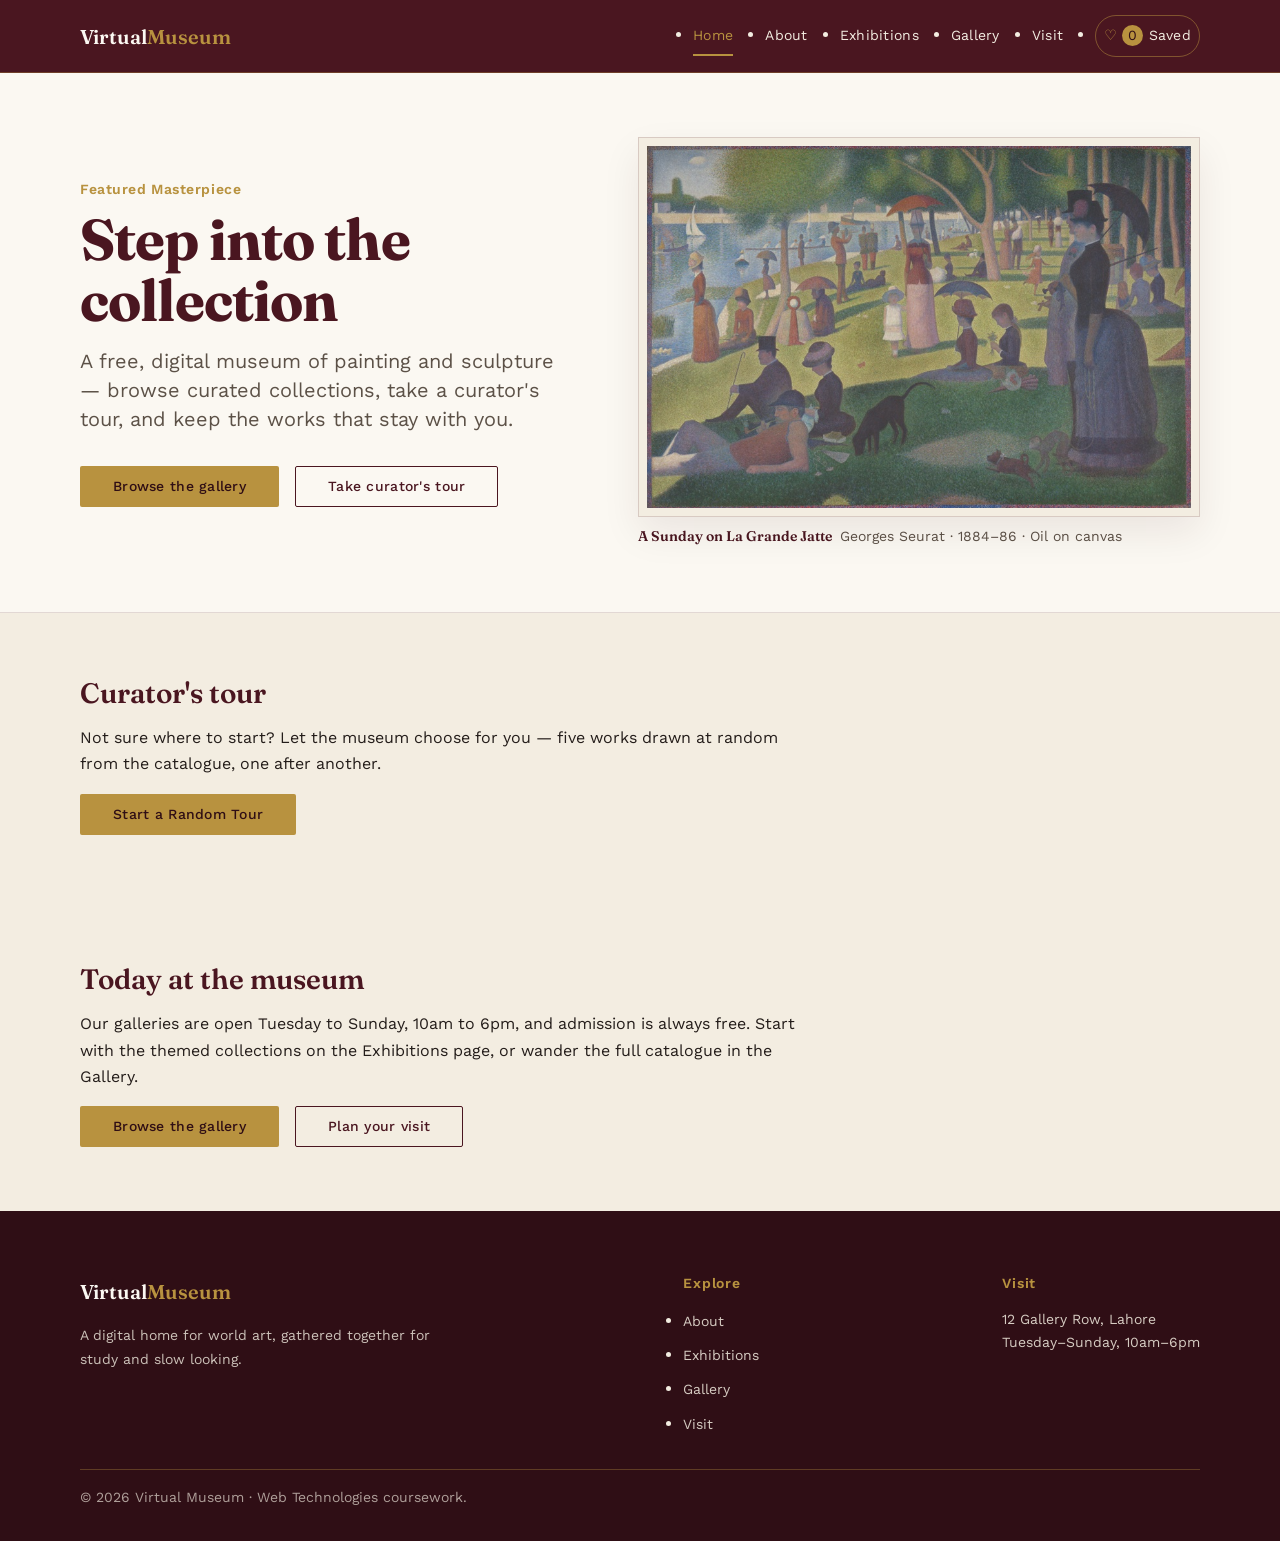
<file: index.html>
<!DOCTYPE html>
<html lang="en">
<head>
  <meta charset="UTF-8" />
  <meta name="viewport" content="width=device-width, initial-scale=1.0" />
  <title>Virtual Museum — Home</title>
  <meta
    name="description"
    content="A free digital museum of painting and sculpture. Browse curated collections, take a curator's tour, and save the works you love."
  />
  <link rel="preconnect" href="https://fonts.googleapis.com" />
  <link rel="preconnect" href="https://fonts.gstatic.com" crossorigin />
  <link
    href="https://fonts.googleapis.com/css2?family=Fraunces:opsz,wght@9..144,400;9..144,600;9..144,700&family=Work+Sans:wght@400;500;600&display=swap"
    rel="stylesheet"
  />
  <link rel="stylesheet" href="css/style.css" />
  <link rel="stylesheet" href="css/responsive.css" />
</head>
<body>
  <header class="site-header">
    <div class="container header-inner">
      <a class="logo" href="index.html">Virtual<span>Museum</span></a>

      <button
        class="nav-toggle"
        type="button"
        aria-label="Toggle navigation menu"
        aria-expanded="false"
        aria-controls="primary-nav"
      >
        <span class="nav-toggle-bar"></span>
        <span class="nav-toggle-bar"></span>
        <span class="nav-toggle-bar"></span>
      </button>

      <nav class="site-nav" aria-label="Primary">
        <ul class="nav-menu" id="primary-nav">
          <li><a href="index.html" class="is-active" aria-current="page">Home</a></li>
          <li><a href="about.html">About</a></li>
          <li><a href="exhibitions.html">Exhibitions</a></li>
          <li><a href="gallery.html">Gallery</a></li>
          <li><a href="visit.html">Visit</a></li>
          <li>
            <a class="nav-fav" href="gallery.html#saved" title="Open My Collection">
              <span class="fav-heart" aria-hidden="true">♡</span>
              <span class="fav-count" id="fav-count">0</span>
              <span class="nav-fav-label">Saved</span>
            </a>
          </li>
        </ul>
      </nav>
    </div>
  </header>
  <div class="nav-overlay" aria-hidden="true"></div>

  <main>
    <section class="hero hero--home" aria-label="Featured exhibition">
      <div class="container hero-inner">
        <div class="hero-content">
          <p class="hero-tag">Featured Masterpiece</p>
          <h1 class="hero-title">Step into the collection</h1>
          <p class="hero-lead">
            A free, digital museum of painting and sculpture — browse curated
            collections, take a curator's tour, and keep the works that stay with you.
          </p>
          <div class="button-row hero-actions">
            <a class="btn btn--primary" href="gallery.html">Browse the gallery</a>
            <a class="btn btn--secondary" href="#tour">Take curator's tour</a>
          </div>
        </div>
        <figure class="hero-media">
          <div class="hero-frame">
            <img
              class="hero-image"
              src="images/artworks/impressionism-seurat-la-grande-jatte.jpg"
              alt="A Sunday on La Grande Jatte — 1884 by Georges Seurat"
              width="843"
              height="561"
            />
          </div>
          <figcaption class="hero-caption">
            <strong class="hero-caption-title">A Sunday on La Grande Jatte</strong>
            <span class="hero-caption-meta">Georges Seurat · 1884–86 · Oil on canvas</span>
          </figcaption>
        </figure>
      </div>
    </section>

    <section class="section" id="tour">
      <div class="container">
        <h2>Curator's tour</h2>
        <p>
          Not sure where to start? Let the museum choose for you — five works drawn
          at random from the catalogue, one after another.
        </p>
        <button class="btn btn--primary" type="button" id="tour-start">
          Start a Random Tour
        </button>

        <div class="tour-panel" id="tour-panel">
          <p class="tour-counter" id="tour-counter" aria-live="polite">1 of 5</p>

          <article class="tour-artwork">
            <img
              class="tour-image"
              id="tour-image"
              src="[data-uri]"
              alt=""
            />
            <div class="tour-details">
              <h3 class="tour-title" id="tour-title"></h3>
              <p class="tour-meta" id="tour-meta"></p>
              <p class="tour-desc" id="tour-desc"></p>
            </div>
          </article>

          <div class="tour-controls">
            <button class="btn btn--secondary" type="button" id="tour-prev">Previous</button>
            <button class="btn btn--primary" type="button" id="tour-next">Next</button>
            <button class="btn btn--secondary" type="button" id="tour-close">Close</button>
          </div>
        </div>
      </div>
    </section>

    <section class="section">
      <div class="container">
        <h2>Today at the museum</h2>
        <p>
          Our galleries are open Tuesday to Sunday, 10am to 6pm, and admission is
          always free. Start with the themed collections on the Exhibitions page, or
          wander the full catalogue in the Gallery.
        </p>
        <div class="button-row">
          <a class="btn btn--primary" href="gallery.html">Browse the gallery</a>
          <a class="btn btn--secondary" href="visit.html">Plan your visit</a>
        </div>
      </div>
    </section>
  </main>

  <footer class="site-footer">
    <div class="container footer-inner">
      <div class="footer-brand">
        <a class="logo" href="index.html">Virtual<span>Museum</span></a>
        <p>
          A digital home for world art, gathered together for study and slow looking.
        </p>
      </div>

      <nav class="footer-nav" aria-label="Footer">
        <h2 class="footer-title">Explore</h2>
        <ul>
          <li><a href="about.html">About</a></li>
          <li><a href="exhibitions.html">Exhibitions</a></li>
          <li><a href="gallery.html">Gallery</a></li>
          <li><a href="visit.html">Visit</a></li>
        </ul>
      </nav>

      <div class="footer-visit">
        <h2 class="footer-title">Visit</h2>
        <address>
          12 Gallery Row, Lahore<br />
          Tuesday–Sunday, 10am–6pm
        </address>
      </div>
    </div>

    <div class="container footer-bottom">
      <p>© 2026 Virtual Museum · Web Technologies coursework.</p>
    </div>
  </footer>

  <script src="js/data.js"></script>
  <script src="js/tour.js"></script>
  <script src="js/favorites.js"></script>
  <script src="js/nav.js"></script>
</body>
</html>
</file>
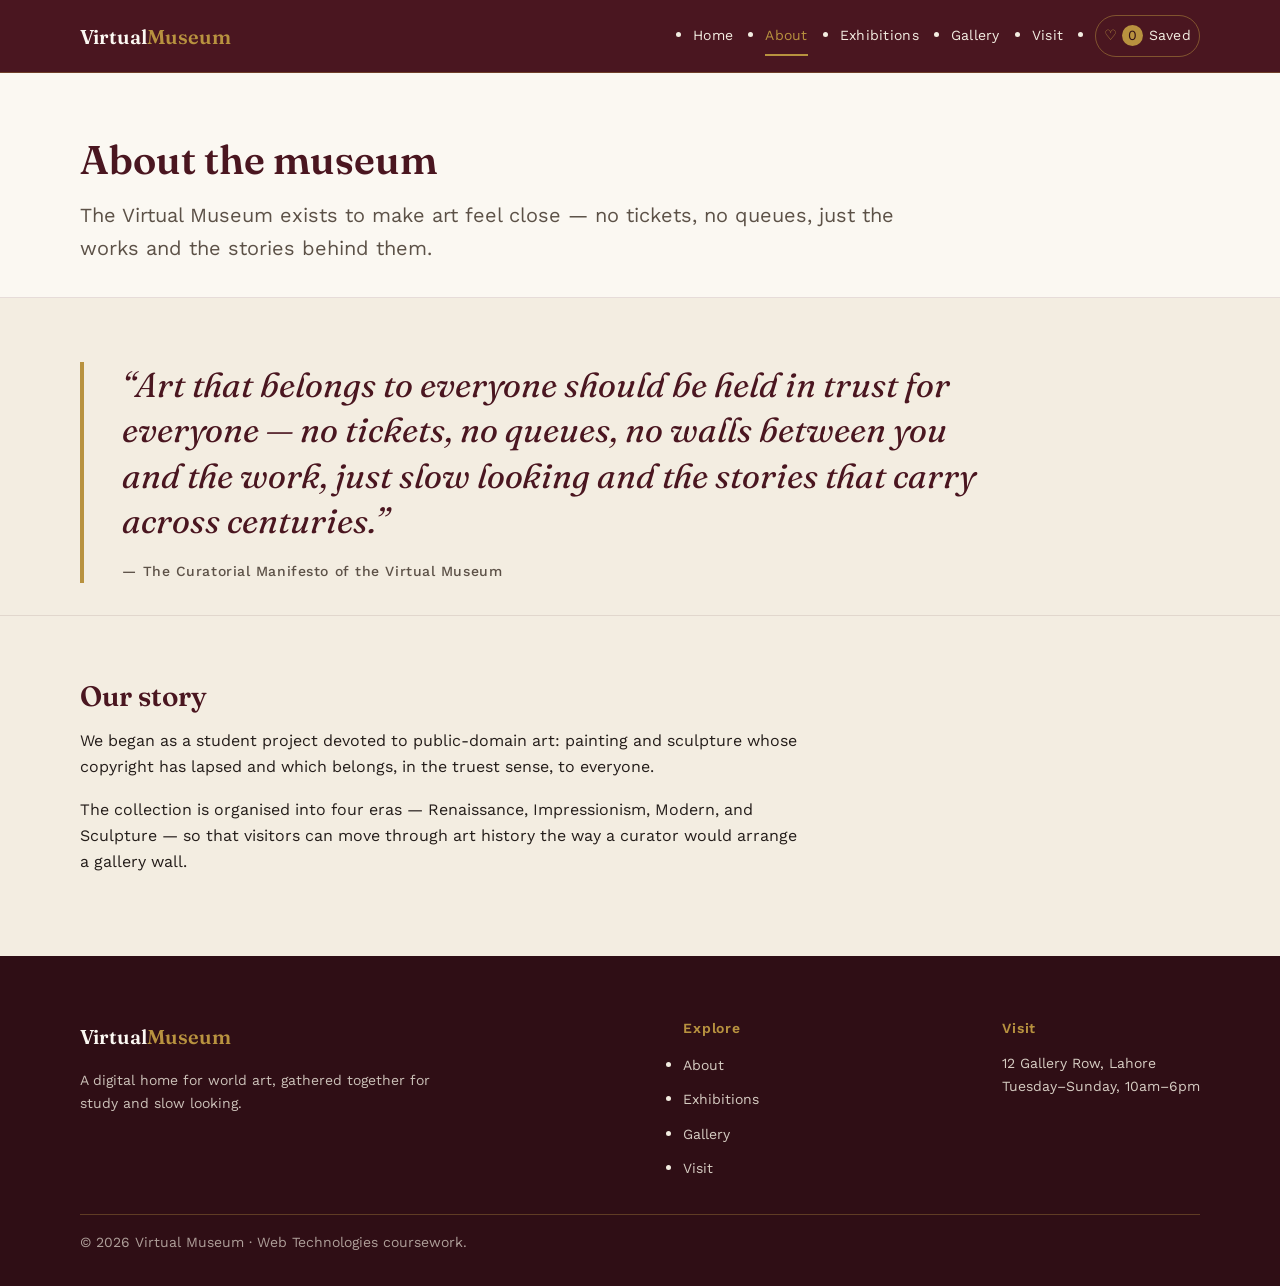
<file: about.html>
<!DOCTYPE html>
<html lang="en">
<head>
  <meta charset="UTF-8" />
  <meta name="viewport" content="width=device-width, initial-scale=1.0" />
  <title>Virtual Museum — About</title>
  <meta
    name="description"
    content="The story, mission, and curators behind the Virtual Museum."
  />
  <link rel="preconnect" href="https://fonts.googleapis.com" />
  <link rel="preconnect" href="https://fonts.gstatic.com" crossorigin />
  <link
    href="https://fonts.googleapis.com/css2?family=Fraunces:opsz,wght@9..144,400;9..144,600;9..144,700&family=Work+Sans:wght@400;500;600&display=swap"
    rel="stylesheet"
  />
  <link rel="stylesheet" href="css/style.css" />
  <link rel="stylesheet" href="css/responsive.css" />
</head>
<body>
  <header class="site-header">
    <div class="container header-inner">
      <a class="logo" href="index.html">Virtual<span>Museum</span></a>

      <button
        class="nav-toggle"
        type="button"
        aria-label="Toggle navigation menu"
        aria-expanded="false"
        aria-controls="primary-nav"
      >
        <span class="nav-toggle-bar"></span>
        <span class="nav-toggle-bar"></span>
        <span class="nav-toggle-bar"></span>
      </button>

      <nav class="site-nav" aria-label="Primary">
        <ul class="nav-menu" id="primary-nav">
          <li><a href="index.html">Home</a></li>
          <li><a href="about.html" class="is-active" aria-current="page">About</a></li>
          <li><a href="exhibitions.html">Exhibitions</a></li>
          <li><a href="gallery.html">Gallery</a></li>
          <li><a href="visit.html">Visit</a></li>
          <li>
            <a class="nav-fav" href="gallery.html#saved" title="Open My Collection">
              <span class="fav-heart" aria-hidden="true">♡</span>
              <span class="fav-count" id="fav-count">0</span>
              <span class="nav-fav-label">Saved</span>
            </a>
          </li>
        </ul>
      </nav>
    </div>
  </header>
  <div class="nav-overlay" aria-hidden="true"></div>

  <main>
    <section class="page-intro">
      <div class="container">
        <h1>About the museum</h1>
        <p class="lead">
          The Virtual Museum exists to make art feel close — no tickets, no queues,
          just the works and the stories behind them.
        </p>
      </div>
    </section>

    <section class="section section--mission">
      <div class="container">
        <blockquote class="mission-pullquote">
          <p class="mission-text">
            “Art that belongs to everyone should be held in trust for everyone —
            no tickets, no queues, no walls between you and the work, just slow
            looking and the stories that carry across centuries.”
          </p>
          <cite class="mission-cite">
            — The Curatorial Manifesto of the Virtual Museum
          </cite>
        </blockquote>
      </div>
    </section>

    <section class="section">
      <div class="container">
        <h2>Our story</h2>
        <p>
          We began as a student project devoted to public-domain art: painting and
          sculpture whose copyright has lapsed and which belongs, in the truest
          sense, to everyone.
        </p>
        <p>
          The collection is organised into four eras — Renaissance, Impressionism,
          Modern, and Sculpture — so that visitors can move through art history the
          way a curator would arrange a gallery wall.
        </p>
      </div>
    </section>
  </main>

  <footer class="site-footer">
    <div class="container footer-inner">
      <div class="footer-brand">
        <a class="logo" href="index.html">Virtual<span>Museum</span></a>
        <p>
          A digital home for world art, gathered together for study and slow looking.
        </p>
      </div>

      <nav class="footer-nav" aria-label="Footer">
        <h2 class="footer-title">Explore</h2>
        <ul>
          <li><a href="about.html">About</a></li>
          <li><a href="exhibitions.html">Exhibitions</a></li>
          <li><a href="gallery.html">Gallery</a></li>
          <li><a href="visit.html">Visit</a></li>
        </ul>
      </nav>

      <div class="footer-visit">
        <h2 class="footer-title">Visit</h2>
        <address>
          12 Gallery Row, Lahore<br />
          Tuesday–Sunday, 10am–6pm
        </address>
      </div>
    </div>

    <div class="container footer-bottom">
      <p>© 2026 Virtual Museum · Web Technologies coursework.</p>
    </div>
  </footer>

  <script src="js/favorites.js"></script>
  <script src="js/nav.js"></script>
</body>
</html>
</file>
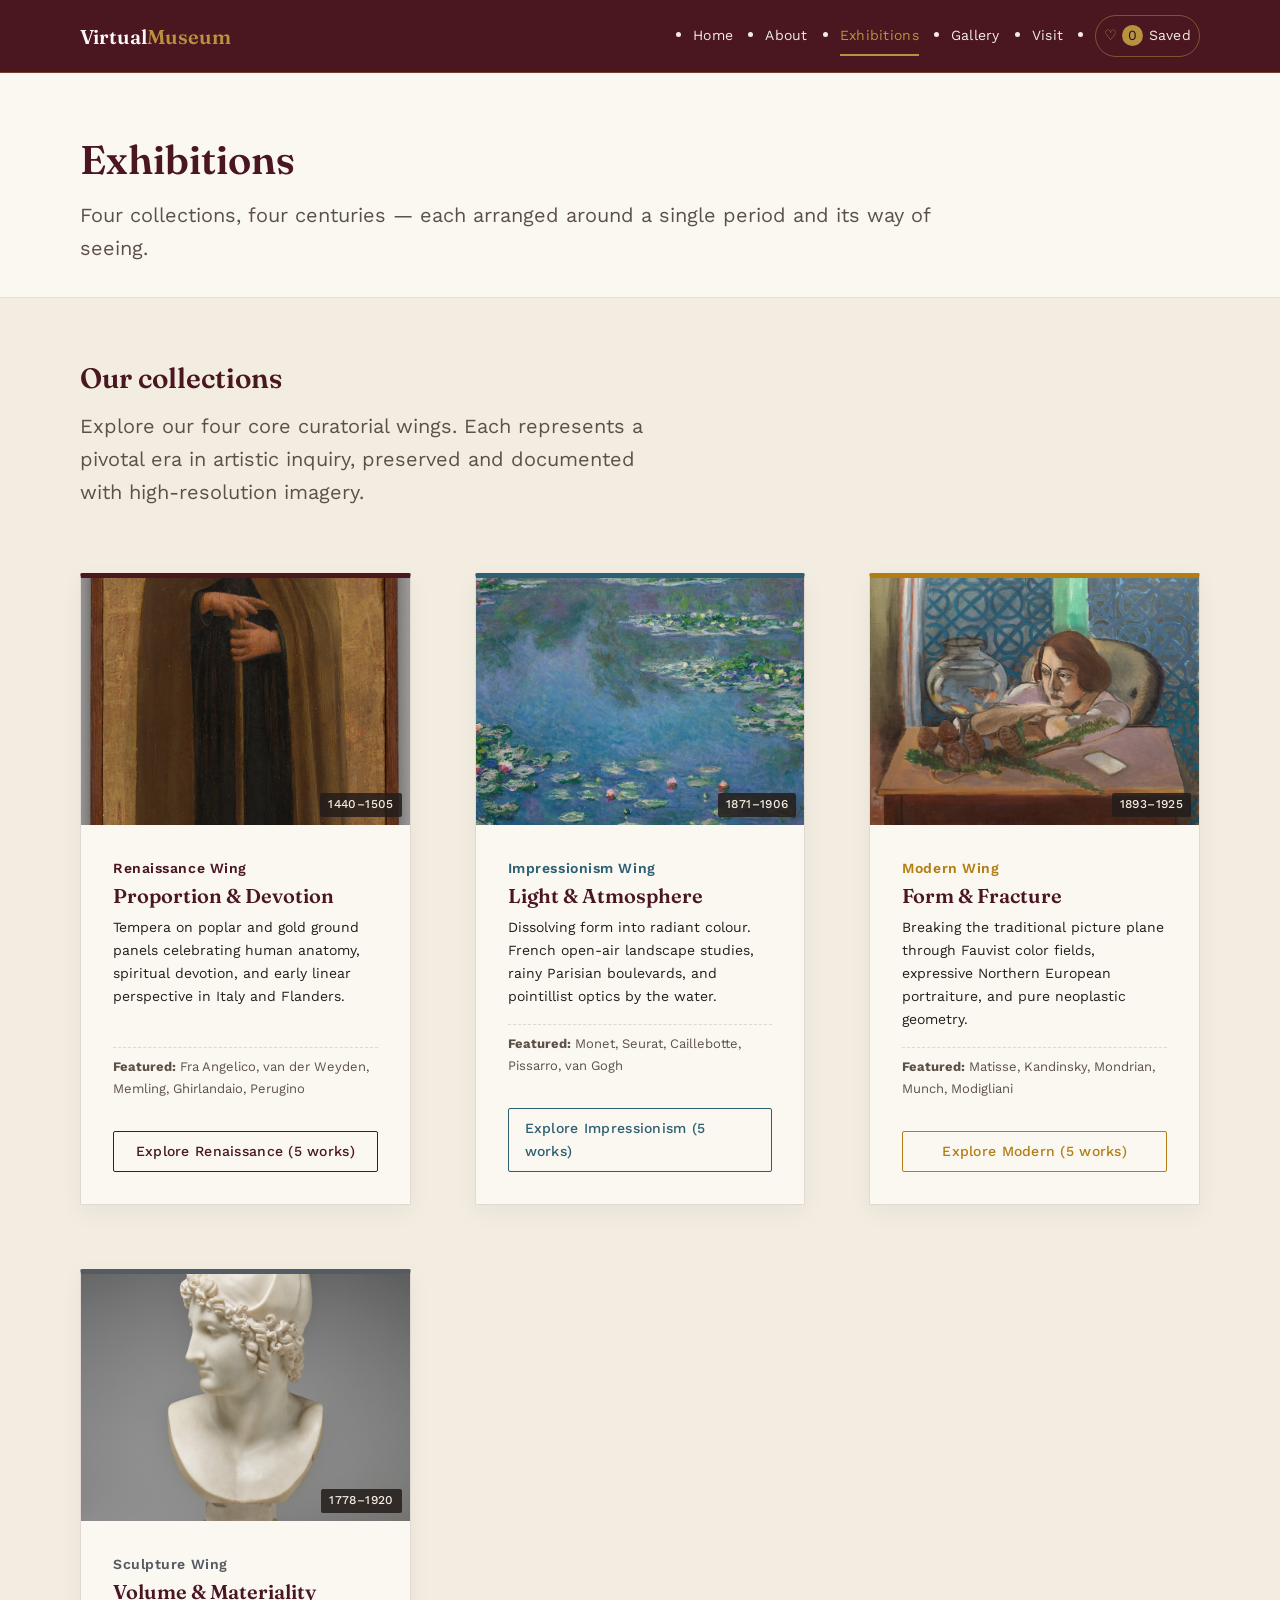
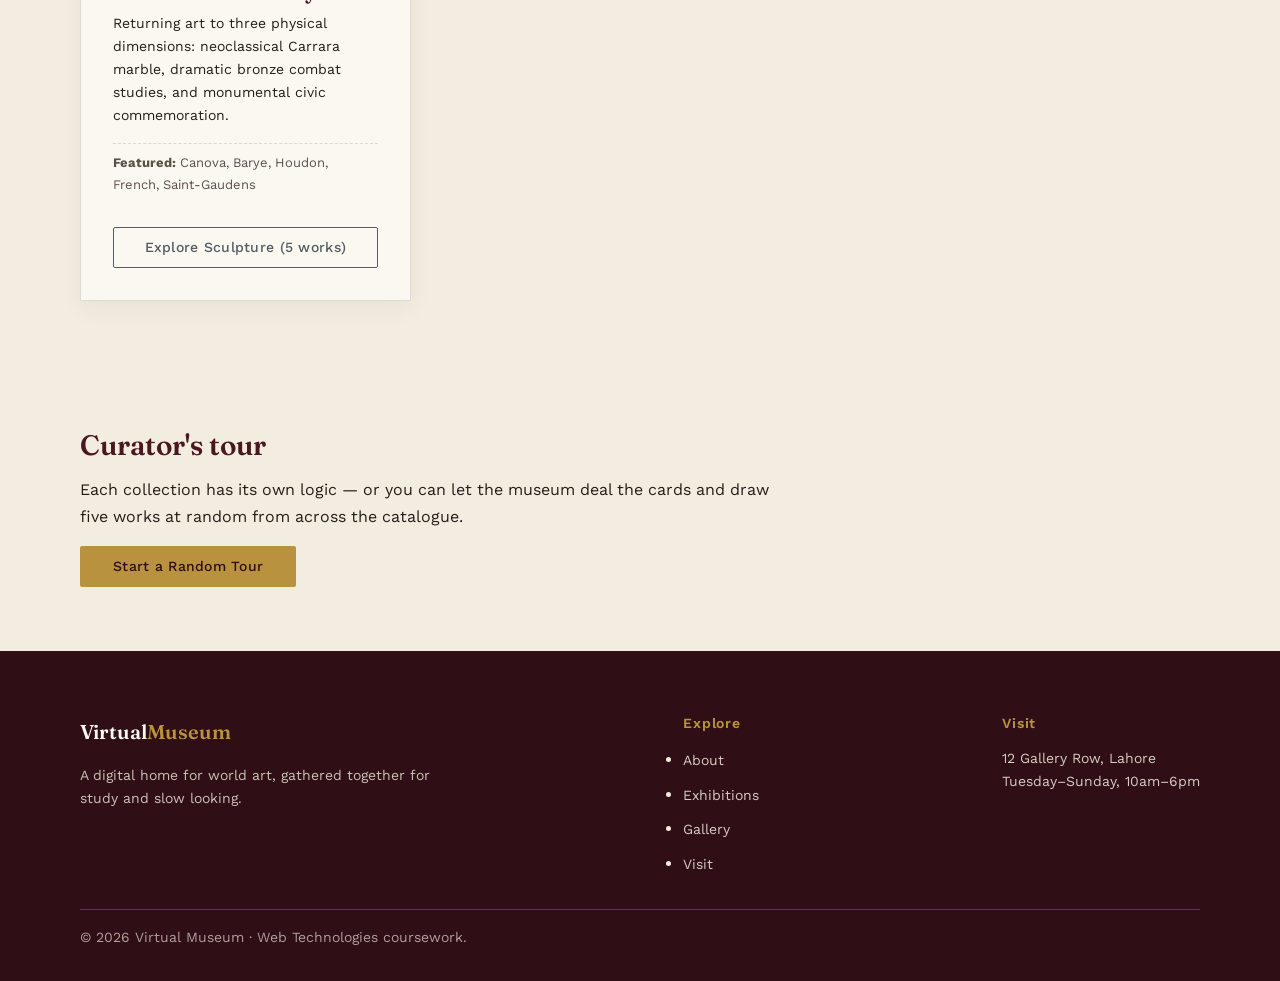
<file: exhibitions.html>
<!DOCTYPE html>
<html lang="en">
<head>
  <meta charset="UTF-8" />
  <meta name="viewport" content="width=device-width, initial-scale=1.0" />
  <title>Virtual Museum — Exhibitions</title>
  <meta
    name="description"
    content="Four curated collections: Renaissance, Impressionism, Modern, and Sculpture."
  />
  <link rel="preconnect" href="https://fonts.googleapis.com" />
  <link rel="preconnect" href="https://fonts.gstatic.com" crossorigin />
  <link
    href="https://fonts.googleapis.com/css2?family=Fraunces:opsz,wght@9..144,400;9..144,600;9..144,700&family=Work+Sans:wght@400;500;600&display=swap"
    rel="stylesheet"
  />
  <link rel="stylesheet" href="css/style.css" />
  <link rel="stylesheet" href="css/responsive.css" />
</head>
<body>
  <header class="site-header">
    <div class="container header-inner">
      <a class="logo" href="index.html">Virtual<span>Museum</span></a>

      <button
        class="nav-toggle"
        type="button"
        aria-label="Toggle navigation menu"
        aria-expanded="false"
        aria-controls="primary-nav"
      >
        <span class="nav-toggle-bar"></span>
        <span class="nav-toggle-bar"></span>
        <span class="nav-toggle-bar"></span>
      </button>

      <nav class="site-nav" aria-label="Primary">
        <ul class="nav-menu" id="primary-nav">
          <li><a href="index.html">Home</a></li>
          <li><a href="about.html">About</a></li>
          <li><a href="exhibitions.html" class="is-active" aria-current="page">Exhibitions</a></li>
          <li><a href="gallery.html">Gallery</a></li>
          <li><a href="visit.html">Visit</a></li>
          <li>
            <a class="nav-fav" href="gallery.html#saved" title="Open My Collection">
              <span class="fav-heart" aria-hidden="true">♡</span>
              <span class="fav-count" id="fav-count">0</span>
              <span class="nav-fav-label">Saved</span>
            </a>
          </li>
        </ul>
      </nav>
    </div>
  </header>
  <div class="nav-overlay" aria-hidden="true"></div>

  <main>
    <section class="page-intro">
      <div class="container">
        <h1>Exhibitions</h1>
        <p class="lead">
          Four collections, four centuries — each arranged around a single period
          and its way of seeing.
        </p>
      </div>
    </section>

    <section class="section section--collections" id="collections">
      <div class="container">
        <div class="section-header">
          <h2>Our collections</h2>
          <p class="section-subhead">
            Explore our four core curatorial wings. Each represents a pivotal era in
            artistic inquiry, preserved and documented with high-resolution imagery.
          </p>
        </div>

        <div class="exhibitions-grid">
          <article class="exhibition-card exhibition-card--renaissance">
            <div class="exhibition-card-media">
              <img
                src="images/artworks/renaissance-fra-angelico-saint-anthony-abbot.jpg"
                alt="Saint Anthony Abbot by Fra Angelico"
                loading="lazy"
              />
              <span class="exhibition-card-badge">1440–1505</span>
            </div>
            <div class="exhibition-card-body">
              <span class="exhibition-card-era">Renaissance Wing</span>
              <h3 class="exhibition-card-title">Proportion &amp; Devotion</h3>
              <p class="exhibition-card-desc">
                Tempera on poplar and gold ground panels celebrating human anatomy,
                spiritual devotion, and early linear perspective in Italy and Flanders.
              </p>
              <p class="exhibition-card-meta">
                <strong>Featured:</strong> Fra Angelico, van der Weyden, Memling, Ghirlandaio, Perugino
              </p>
              <div class="exhibition-card-action">
                <a class="btn btn--collection" href="gallery.html?era=Renaissance">
                  Explore Renaissance (5 works)
                </a>
              </div>
            </div>
          </article>

          <article class="exhibition-card exhibition-card--impressionism">
            <div class="exhibition-card-media">
              <img
                src="images/artworks/impressionism-monet-water-lilies.jpg"
                alt="Water Lilies by Claude Monet"
                loading="lazy"
              />
              <span class="exhibition-card-badge">1871–1906</span>
            </div>
            <div class="exhibition-card-body">
              <span class="exhibition-card-era">Impressionism Wing</span>
              <h3 class="exhibition-card-title">Light &amp; Atmosphere</h3>
              <p class="exhibition-card-desc">
                Dissolving form into radiant colour. French open-air landscape studies,
                rainy Parisian boulevards, and pointillist optics by the water.
              </p>
              <p class="exhibition-card-meta">
                <strong>Featured:</strong> Monet, Seurat, Caillebotte, Pissarro, van Gogh
              </p>
              <div class="exhibition-card-action">
                <a class="btn btn--collection" href="gallery.html?era=Impressionism">
                  Explore Impressionism (5 works)
                </a>
              </div>
            </div>
          </article>

          <article class="exhibition-card exhibition-card--modern">
            <div class="exhibition-card-media">
              <img
                src="images/artworks/modern-matisse-woman-before-an-aquarium.jpg"
                alt="Woman before an Aquarium by Henri Matisse"
                loading="lazy"
              />
              <span class="exhibition-card-badge">1893–1925</span>
            </div>
            <div class="exhibition-card-body">
              <span class="exhibition-card-era">Modern Wing</span>
              <h3 class="exhibition-card-title">Form &amp; Fracture</h3>
              <p class="exhibition-card-desc">
                Breaking the traditional picture plane through Fauvist color fields,
                expressive Northern European portraiture, and pure neoplastic geometry.
              </p>
              <p class="exhibition-card-meta">
                <strong>Featured:</strong> Matisse, Kandinsky, Mondrian, Munch, Modigliani
              </p>
              <div class="exhibition-card-action">
                <a class="btn btn--collection" href="gallery.html?era=Modern">
                  Explore Modern (5 works)
                </a>
              </div>
            </div>
          </article>

          <article class="exhibition-card exhibition-card--sculpture">
            <div class="exhibition-card-media">
              <img
                src="images/artworks/sculpture-canova-bust-of-paris.jpg"
                alt="Bust of Paris by Antonio Canova"
                loading="lazy"
              />
              <span class="exhibition-card-badge">1778–1920</span>
            </div>
            <div class="exhibition-card-body">
              <span class="exhibition-card-era">Sculpture Wing</span>
              <h3 class="exhibition-card-title">Volume &amp; Materiality</h3>
              <p class="exhibition-card-desc">
                Returning art to three physical dimensions: neoclassical Carrara marble,
                dramatic bronze combat studies, and monumental civic commemoration.
              </p>
              <p class="exhibition-card-meta">
                <strong>Featured:</strong> Canova, Barye, Houdon, French, Saint-Gaudens
              </p>
              <div class="exhibition-card-action">
                <a class="btn btn--collection" href="gallery.html?era=Sculpture">
                  Explore Sculpture (5 works)
                </a>
              </div>
            </div>
          </article>
        </div>
      </div>
    </section>

    <section class="section" id="tour">
      <div class="container">
        <h2>Curator's tour</h2>
        <p>
          Each collection has its own logic — or you can let the museum deal the
          cards and draw five works at random from across the catalogue.
        </p>
        <button class="btn btn--primary" type="button" id="tour-start">
          Start a Random Tour
        </button>

        <div class="tour-panel" id="tour-panel">
          <p class="tour-counter" id="tour-counter" aria-live="polite">1 of 5</p>

          <article class="tour-artwork">
            <img
              class="tour-image"
              id="tour-image"
              src="[data-uri]"
              alt=""
            />
            <div class="tour-details">
              <h3 class="tour-title" id="tour-title"></h3>
              <p class="tour-meta" id="tour-meta"></p>
              <p class="tour-desc" id="tour-desc"></p>
            </div>
          </article>

          <div class="tour-controls">
            <button class="btn btn--secondary" type="button" id="tour-prev">Previous</button>
            <button class="btn btn--primary" type="button" id="tour-next">Next</button>
            <button class="btn btn--secondary" type="button" id="tour-close">Close</button>
          </div>
        </div>
      </div>
    </section>
  </main>

  <footer class="site-footer">
    <div class="container footer-inner">
      <div class="footer-brand">
        <a class="logo" href="index.html">Virtual<span>Museum</span></a>
        <p>
          A digital home for world art, gathered together for study and slow looking.
        </p>
      </div>

      <nav class="footer-nav" aria-label="Footer">
        <h2 class="footer-title">Explore</h2>
        <ul>
          <li><a href="about.html">About</a></li>
          <li><a href="exhibitions.html">Exhibitions</a></li>
          <li><a href="gallery.html">Gallery</a></li>
          <li><a href="visit.html">Visit</a></li>
        </ul>
      </nav>

      <div class="footer-visit">
        <h2 class="footer-title">Visit</h2>
        <address>
          12 Gallery Row, Lahore<br />
          Tuesday–Sunday, 10am–6pm
        </address>
      </div>
    </div>

    <div class="container footer-bottom">
      <p>© 2026 Virtual Museum · Web Technologies coursework.</p>
    </div>
  </footer>

  <script src="js/data.js"></script>
  <script src="js/tour.js"></script>
  <script src="js/favorites.js"></script>
  <script src="js/nav.js"></script>
</body>
</html>
</file>
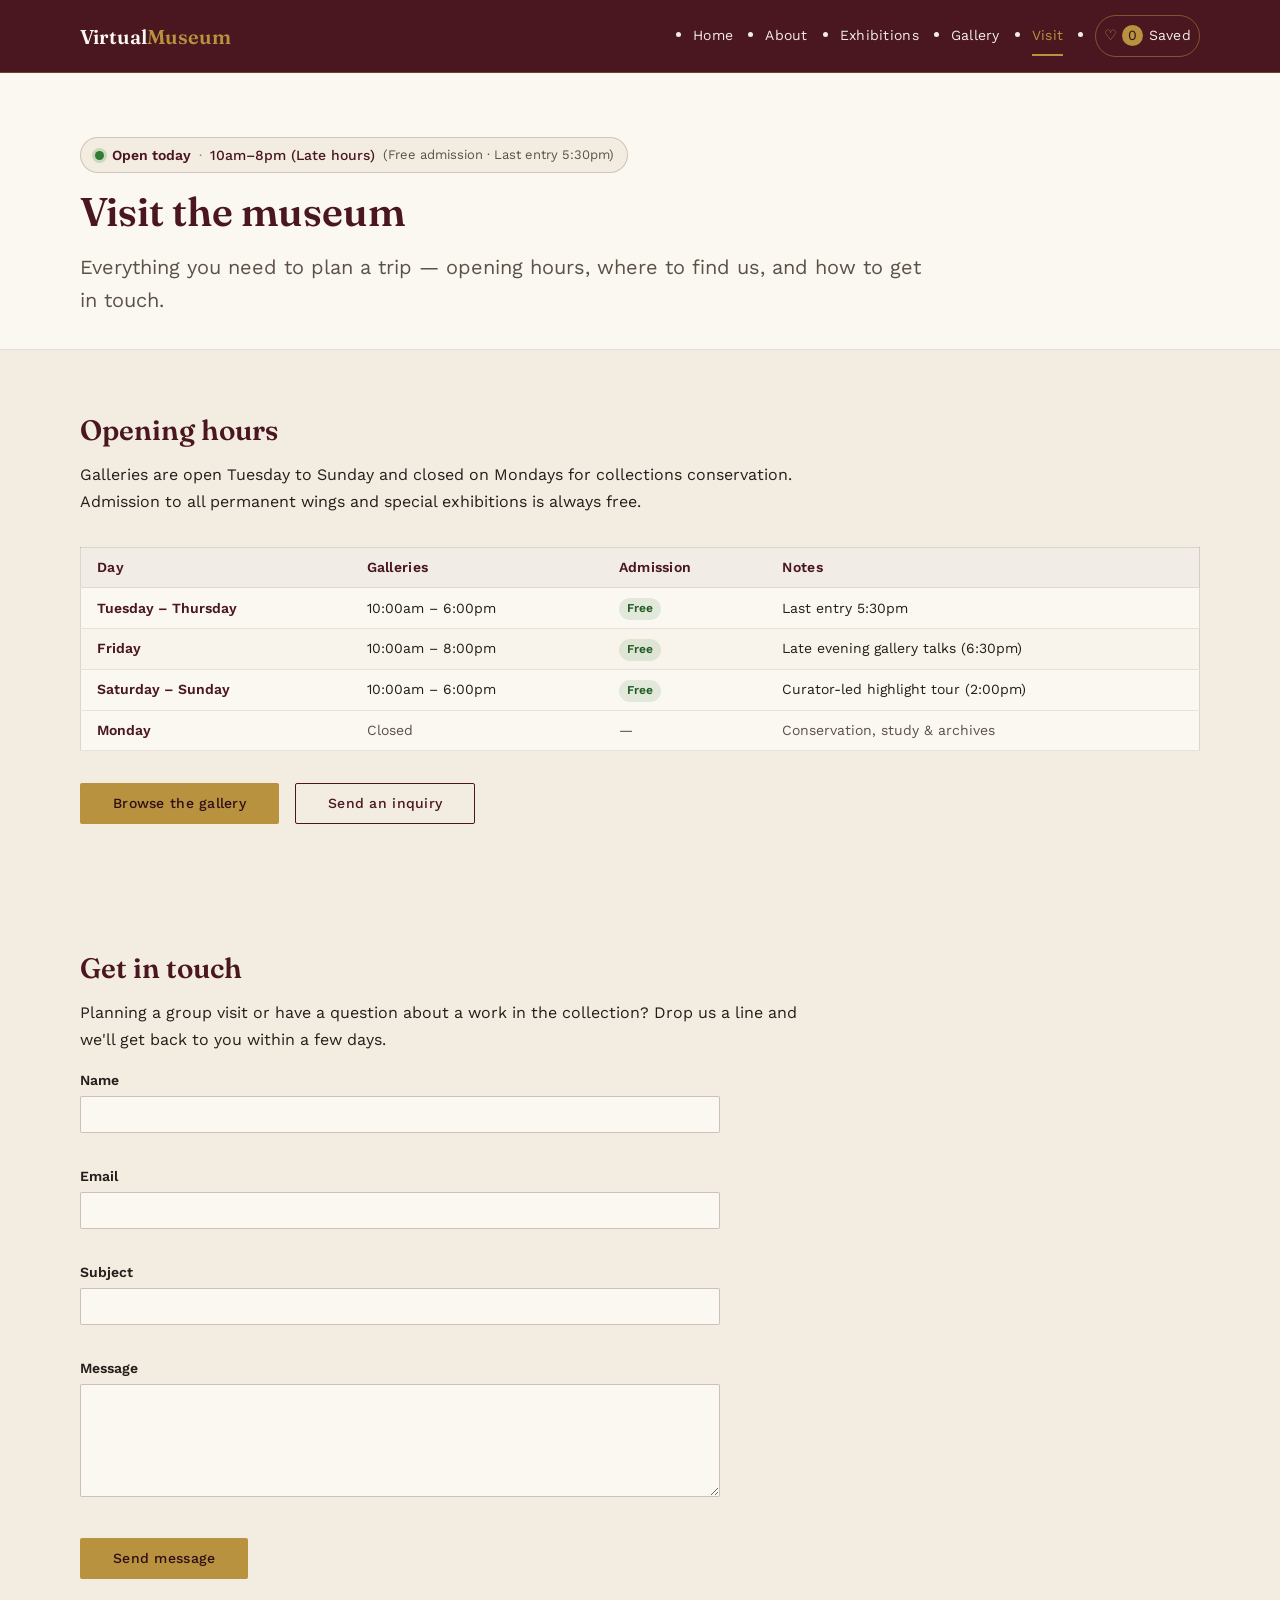
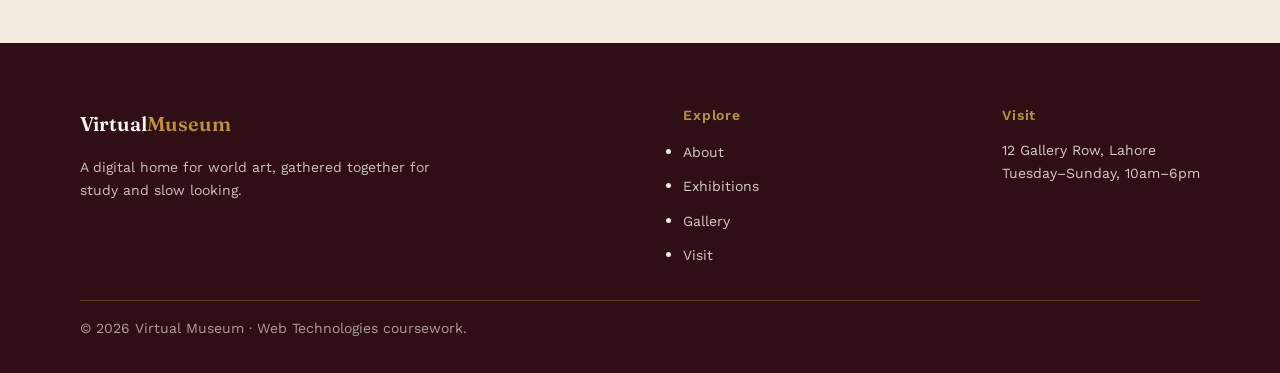
<file: visit.html>
<!DOCTYPE html>
<html lang="en">
<head>
  <meta charset="UTF-8" />
  <meta name="viewport" content="width=device-width, initial-scale=1.0" />
  <title>Virtual Museum — Visit</title>
  <meta
    name="description"
    content="Visiting hours, location, and contact details for the Virtual Museum."
  />
  <link rel="preconnect" href="https://fonts.googleapis.com" />
  <link rel="preconnect" href="https://fonts.gstatic.com" crossorigin />
  <link
    href="https://fonts.googleapis.com/css2?family=Fraunces:opsz,wght@9..144,400;9..144,600;9..144,700&family=Work+Sans:wght@400;500;600&display=swap"
    rel="stylesheet"
  />
  <link rel="stylesheet" href="css/style.css" />
  <link rel="stylesheet" href="css/responsive.css" />
</head>
<body>
  <header class="site-header">
    <div class="container header-inner">
      <a class="logo" href="index.html">Virtual<span>Museum</span></a>

      <button
        class="nav-toggle"
        type="button"
        aria-label="Toggle navigation menu"
        aria-expanded="false"
        aria-controls="primary-nav"
      >
        <span class="nav-toggle-bar"></span>
        <span class="nav-toggle-bar"></span>
        <span class="nav-toggle-bar"></span>
      </button>

      <nav class="site-nav" aria-label="Primary">
        <ul class="nav-menu" id="primary-nav">
          <li><a href="index.html">Home</a></li>
          <li><a href="about.html">About</a></li>
          <li><a href="exhibitions.html">Exhibitions</a></li>
          <li><a href="gallery.html">Gallery</a></li>
          <li><a href="visit.html" class="is-active" aria-current="page">Visit</a></li>
          <li>
            <a class="nav-fav" href="gallery.html#saved" title="Open My Collection">
              <span class="fav-heart" aria-hidden="true">♡</span>
              <span class="fav-count" id="fav-count">0</span>
              <span class="nav-fav-label">Saved</span>
            </a>
          </li>
        </ul>
      </nav>
    </div>
  </header>
  <div class="nav-overlay" aria-hidden="true"></div>

  <main>
    <section class="page-intro">
      <div class="container">
        <div class="visit-status-badge" id="visit-status" role="status" aria-live="polite">
          <span class="status-dot status-dot--open" aria-hidden="true"></span>
          <span class="status-title">Open today</span>
          <span class="status-sep" aria-hidden="true">·</span>
          <span class="status-time">10am–6pm</span>
          <span class="status-detail">(Free admission · Last entry 5:30pm)</span>
        </div>
        <h1>Visit the museum</h1>
        <p class="lead">
          Everything you need to plan a trip — opening hours, where to find us, and
          how to get in touch.
        </p>
      </div>
    </section>

    <section class="section">
      <div class="container">
        <h2>Opening hours</h2>
        <p>
          Galleries are open Tuesday to Sunday and closed on Mondays for collections
          conservation. Admission to all permanent wings and special exhibitions is
          always free.
        </p>
        
        <div class="table-responsive">
          <table class="hours-table">
            <caption class="sr-only">Museum Weekly Visiting Hours and Program Schedule</caption>
            <thead>
              <tr>
                <th scope="col">Day</th>
                <th scope="col">Galleries</th>
                <th scope="col">Admission</th>
                <th scope="col">Notes</th>
              </tr>
            </thead>
            <tbody>
              <tr>
                <th scope="row">Tuesday – Thursday</th>
                <td>10:00am – 6:00pm</td>
                <td><span class="badge-free">Free</span></td>
                <td>Last entry 5:30pm</td>
              </tr>
              <tr class="hours-highlight">
                <th scope="row">Friday</th>
                <td>10:00am – 8:00pm</td>
                <td><span class="badge-free">Free</span></td>
                <td>Late evening gallery talks (6:30pm)</td>
              </tr>
              <tr>
                <th scope="row">Saturday – Sunday</th>
                <td>10:00am – 6:00pm</td>
                <td><span class="badge-free">Free</span></td>
                <td>Curator-led highlight tour (2:00pm)</td>
              </tr>
              <tr class="hours-closed">
                <th scope="row">Monday</th>
                <td>Closed</td>
                <td>—</td>
                <td>Conservation, study &amp; archives</td>
              </tr>
            </tbody>
          </table>
        </div>

        <div class="button-row">
          <a class="btn btn--primary" href="gallery.html">Browse the gallery</a>
          <a class="btn btn--secondary" href="#contact-form">Send an inquiry</a>
        </div>
      </div>
    </section>

    <section class="section">
      <div class="container">
        <h2>Get in touch</h2>
        <p>
          Planning a group visit or have a question about a work in the collection?
          Drop us a line and we'll get back to you within a few days.
        </p>

        <div class="form-success" id="form-success" role="status" hidden>
          <p>Thanks — your message has been sent. We'll be in touch soon!</p>
        </div>

        <form id="contact-form" class="contact-form" novalidate>
          <div class="form-field">
            <label for="form-name">Name</label>
            <input
              type="text"
              id="form-name"
              name="name"
              autocomplete="name"
              aria-describedby="form-name-error"
            />
            <span class="error-msg" id="form-name-error" aria-live="polite"></span>
          </div>

          <div class="form-field">
            <label for="form-email">Email</label>
            <input
              type="email"
              id="form-email"
              name="email"
              autocomplete="email"
              aria-describedby="form-email-error"
            />
            <span class="error-msg" id="form-email-error" aria-live="polite"></span>
          </div>

          <div class="form-field">
            <label for="form-subject">Subject</label>
            <input
              type="text"
              id="form-subject"
              name="subject"
              aria-describedby="form-subject-error"
            />
            <span class="error-msg" id="form-subject-error" aria-live="polite"></span>
          </div>

          <div class="form-field">
            <label for="form-message">Message</label>
            <textarea
              id="form-message"
              name="message"
              rows="5"
              aria-describedby="form-message-error"
            ></textarea>
            <span class="error-msg" id="form-message-error" aria-live="polite"></span>
          </div>

          <button class="btn btn--primary" type="submit">Send message</button>
        </form>
      </div>
    </section>
  </main>

  <footer class="site-footer">
    <div class="container footer-inner">
      <div class="footer-brand">
        <a class="logo" href="index.html">Virtual<span>Museum</span></a>
        <p>
          A digital home for world art, gathered together for study and slow looking.
        </p>
      </div>

      <nav class="footer-nav" aria-label="Footer">
        <h2 class="footer-title">Explore</h2>
        <ul>
          <li><a href="about.html">About</a></li>
          <li><a href="exhibitions.html">Exhibitions</a></li>
          <li><a href="gallery.html">Gallery</a></li>
          <li><a href="visit.html">Visit</a></li>
        </ul>
      </nav>

      <div class="footer-visit">
        <h2 class="footer-title">Visit</h2>
        <address>
          12 Gallery Row, Lahore<br />
          Tuesday–Sunday, 10am–6pm
        </address>
      </div>
    </div>

    <div class="container footer-bottom">
      <p>© 2026 Virtual Museum · Web Technologies coursework.</p>
    </div>
  </footer>

  <script src="js/favorites.js"></script>
  <script src="js/nav.js"></script>
  <script src="js/form.js"></script>
</body>
</html>
</file>
<file: css/style.css>
:root {
  --color-maroon: #4a1620;
  --color-maroon-deep: #2f0e15;
  --color-gold: #b8923f;
  --color-cream: #f3ede1;
  --color-ivory: #fbf8f2;
  --color-ink: #241d1a;
  --color-ink-soft: #5c5147;

  --fs-sm: 0.875rem;
  --fs-body: 1rem;
  --fs-h3: 1.25rem;
  --fs-h2: 1.75rem;
  --fs-h1: 2.5rem;
  --fs-hero: 4rem;

  --space-xs: 0.25rem;
  --space-sm: 0.5rem;
  --space-md: 1rem;
  --space-lg: 2rem;
  --space-xl: 4rem;

  --font-display: "Fraunces", Georgia, "Times New Roman", serif;
  --font-body: "Work Sans", system-ui, -apple-system, Segoe UI, sans-serif;

  --header-height: 4.5rem;
  --transition: 220ms ease;
}

*,
*::before,
*::after {
  box-sizing: border-box;
}

html {
  -webkit-text-size-adjust: 100%;
  scroll-behavior: smooth;
}

body {
  margin: 0;
  font-family: var(--font-body);
  font-size: var(--fs-body);
  line-height: 1.65;
  color: var(--color-ink);
  background-color: var(--color-cream);
}

img {
  display: block;
  max-width: 100%;
  height: auto;
}

a {
  color: inherit;
  text-decoration: none;
}

button {
  font: inherit;
  color: inherit;
}

ul,
ol {
  margin: 0;
  padding: 0;
}

address {
  font-style: normal;
}

:focus-visible {
  outline: 2px solid var(--color-gold);
  outline-offset: 3px;
  border-radius: 2px;
}

h1,
h2,
h3 {
  margin: 0 0 var(--space-md);
  font-family: var(--font-display);
  font-weight: 600;
  line-height: 1.15;
  color: var(--color-maroon);
}

h1 { font-size: var(--fs-h1); }
h2 { font-size: var(--fs-h2); }
h3 { font-size: var(--fs-h3); }

p {
  margin: 0 0 var(--space-md);
  max-width: 72ch;
}

.lead {
  font-size: var(--fs-h3);
  color: var(--color-ink-soft);
}

.container {
  width: min(1120px, 92%);
  margin-inline: auto;
}

.section {
  padding-block: var(--space-xl);
}

.is-hidden {
  display: none;
}

.site-header {
  position: sticky;
  top: 0;
  z-index: 100;
  background-color: var(--color-maroon);
  color: var(--color-cream);
  border-bottom: 1px solid rgba(184, 146, 63, 0.35);
}

.header-inner {
  display: flex;
  align-items: center;
  justify-content: space-between;
  gap: var(--space-lg);
  min-height: var(--header-height);
}

.logo {
  font-family: var(--font-display);
  font-size: var(--fs-h3);
  font-weight: 600;
  color: var(--color-ivory);
  white-space: nowrap;
}

.logo span {
  color: var(--color-gold);
}

.site-nav {
  margin-left: auto;
}

.nav-menu {
  display: flex;
  align-items: center;
  gap: var(--space-lg);
}

.nav-menu a {
  position: relative;
  display: inline-block;
  padding-block: var(--space-sm);
  font-size: var(--fs-sm);
  letter-spacing: 0.02em;
}

.nav-menu a::after {
  content: "";
  position: absolute;
  left: 0;
  bottom: 0;
  width: 0;
  height: 2px;
  background-color: var(--color-gold);
  transition: width var(--transition);
}

.nav-menu a:hover::after,
.nav-menu a.is-active::after {
  width: 100%;
}

.nav-menu a.is-active {
  color: var(--color-gold);
}

.nav-toggle {
  display: none;
  flex-direction: column;
  align-items: center;
  justify-content: center;
  gap: 5px;
  width: 44px;
  height: 44px;
  padding: 0;
  background-color: transparent;
  border: 1px solid rgba(184, 146, 63, 0.5);
  border-radius: 2px;
  color: var(--color-ivory);
  cursor: pointer;
}

.nav-toggle-bar {
  display: block;
  width: 22px;
  height: 2px;
  background-color: currentColor;
  transition: transform var(--transition), opacity var(--transition);
}

.nav-toggle.open .nav-toggle-bar:nth-child(1) {
  transform: translateY(7px) rotate(45deg);
}

.nav-toggle.open .nav-toggle-bar:nth-child(2) {
  opacity: 0;
}

.nav-toggle.open .nav-toggle-bar:nth-child(3) {
  transform: translateY(-7px) rotate(-45deg);
}

.nav-overlay {
  position: fixed;
  inset: 0;
  z-index: 90;
  background-color: rgba(47, 14, 21, 0.55);
  opacity: 0;
  visibility: hidden;
  transition: opacity var(--transition), visibility var(--transition);
}

.nav-overlay.open {
  opacity: 1;
  visibility: visible;
}

body.nav-open {
  overflow: hidden;
}

.btn {
  display: inline-flex;
  align-items: center;
  justify-content: center;
  gap: var(--space-sm);
  padding: var(--space-sm) var(--space-lg);
  font-size: var(--fs-sm);
  font-weight: 500;
  letter-spacing: 0.02em;
  border: 1px solid transparent;
  border-radius: 2px;
  cursor: pointer;
  transition: background-color var(--transition), color var(--transition),
    border-color var(--transition);
}

.btn--primary {
  background-color: var(--color-gold);
  color: var(--color-maroon-deep);
}

.btn--primary:hover {
  background-color: #a37e2f;
}

.btn--secondary {
  background-color: transparent;
  border-color: var(--color-maroon);
  color: var(--color-maroon);
}

.btn--secondary:hover {
  background-color: var(--color-maroon);
  color: var(--color-ivory);
}

.btn:disabled {
  opacity: 0.45;
  cursor: not-allowed;
  pointer-events: none;
}

.button-row {
  display: flex;
  flex-wrap: wrap;
  gap: var(--space-md);
}

.page-intro {
  padding-block: var(--space-xl) var(--space-lg);
  background-color: var(--color-ivory);
  border-bottom: 1px solid rgba(74, 22, 32, 0.12);
}

.page-intro .lead {
  margin-bottom: 0;
}

.hero--home {
  position: relative;
  background-color: var(--color-ivory);
  border-bottom: 1px solid rgba(74, 22, 32, 0.14);
  padding-block: clamp(2.5rem, 5vw, 4.5rem);
  overflow: hidden;
}

.hero-inner {
  display: grid;
  grid-template-columns: minmax(0, 1.1fr) minmax(0, 1.25fr);
  align-items: center;
  gap: var(--space-xl);
}

.hero-content {
  display: flex;
  flex-direction: column;
  align-items: flex-start;
  max-width: 36rem;
}

.hero-tag {
  display: inline-block;
  margin-bottom: var(--space-sm);
  font-size: var(--fs-sm);
  font-weight: 600;
  letter-spacing: 0.04em;
  color: var(--color-gold);
}

.hero-title {
  font-size: clamp(2.25rem, 4.5vw, var(--fs-hero));
  font-weight: 700;
  line-height: 1.06;
  letter-spacing: -0.015em;
  color: var(--color-maroon);
  margin-bottom: var(--space-md);
}

.hero-lead {
  font-size: var(--fs-h3);
  line-height: 1.45;
  color: var(--color-ink-soft);
  margin-bottom: var(--space-lg);
}

.hero-actions {
  display: flex;
  flex-wrap: wrap;
  gap: var(--space-md);
}

.hero-media {
  margin: 0;
  display: flex;
  flex-direction: column;
}

.hero-frame {
  position: relative;
  border: 1px solid rgba(74, 22, 32, 0.16);
  background-color: var(--color-cream);
  padding: var(--space-sm);
  box-shadow: 0 16px 36px rgba(47, 14, 21, 0.08);
}

.hero-image {
  width: 100%;
  aspect-ratio: 843 / 561;
  object-fit: cover;
  display: block;
}

.hero-caption {
  margin-top: var(--space-sm);
  display: flex;
  flex-wrap: wrap;
  align-items: baseline;
  gap: var(--space-xs) var(--space-sm);
  font-size: var(--fs-sm);
}

.hero-caption-title {
  font-family: var(--font-display);
  font-weight: 600;
  color: var(--color-maroon);
}

.hero-caption-meta {
  color: var(--color-ink-soft);
}

@keyframes heroImageReveal {
  from {
    opacity: 0;
    transform: scale(0.97);
  }
  to {
    opacity: 1;
    transform: scale(1);
  }
}

@keyframes heroContentReveal {
  from {
    opacity: 0;
    transform: translateY(18px);
  }
  to {
    opacity: 1;
    transform: translateY(0);
  }
}

@media (prefers-reduced-motion: no-preference) {
  .hero-frame {
    animation: heroImageReveal 750ms cubic-bezier(0.2, 0.8, 0.2, 1) both;
  }

  .hero-content {
    animation: heroContentReveal 650ms cubic-bezier(0.2, 0.8, 0.2, 1) 120ms both;
  }
}

.section--mission {
  padding-block: var(--space-xl) var(--space-lg);
  border-bottom: 1px solid rgba(74, 22, 32, 0.1);
}

.mission-pullquote {
  position: relative;
  margin: 0;
  padding-left: clamp(1.25rem, 3vw, 2.5rem);
  border-left: 4px solid var(--color-gold);
  max-width: 58rem;
}

.mission-text {
  font-family: var(--font-display);
  font-size: clamp(1.5rem, 2.8vw, 2.15rem);
  font-style: italic;
  font-weight: 400;
  line-height: 1.32;
  color: var(--color-maroon);
  margin-bottom: var(--space-md);
  max-width: none;
}

.mission-cite {
  display: block;
  font-family: var(--font-body);
  font-size: var(--fs-sm);
  font-style: normal;
  font-weight: 500;
  letter-spacing: 0.04em;
  color: var(--color-ink-soft);
}

.section--collections {
  background-color: var(--color-cream);
}

.section-header {
  margin-bottom: var(--space-xl);
}

.section-subhead {
  font-size: var(--fs-h3);
  color: var(--color-ink-soft);
  max-width: 50ch;
}

.exhibitions-grid {
  display: grid;
  grid-template-columns: repeat(auto-fit, minmax(280px, 1fr));
  gap: var(--space-xl);
}

.exhibition-card {
  display: flex;
  flex-direction: column;
  background-color: var(--color-ivory);
  border: 1px solid rgba(74, 22, 32, 0.14);
  border-top: 5px solid var(--era-accent);
  border-radius: 2px;
  overflow: hidden;
  box-shadow: 0 8px 24px rgba(47, 14, 21, 0.05);
  transition: transform var(--transition), box-shadow var(--transition);
}

.exhibition-card:hover {
  transform: translateY(-3px);
  box-shadow: 0 14px 32px rgba(47, 14, 21, 0.1);
}

.exhibition-card--renaissance {
  --era-accent: #4a1620;
}

.exhibition-card--impressionism {
  --era-accent: #2d5f73;
}

.exhibition-card--modern {
  --era-accent: #b37d14;
}

.exhibition-card--sculpture {
  --era-accent: #545b62;
}

.exhibition-card-media {
  position: relative;
  overflow: hidden;
  background-color: var(--color-cream);
}

.exhibition-card-media img {
  width: 100%;
  aspect-ratio: 4 / 3;
  object-fit: cover;
  transition: transform 400ms ease;
}

.exhibition-card:hover .exhibition-card-media img {
  transform: scale(1.03);
}

.exhibition-card-badge {
  position: absolute;
  bottom: var(--space-sm);
  right: var(--space-sm);
  background-color: rgba(36, 29, 26, 0.85);
  color: var(--color-cream);
  font-size: 0.75rem;
  font-weight: 500;
  padding: 2px 8px;
  border-radius: 2px;
  letter-spacing: 0.03em;
}

.exhibition-card-body {
  display: flex;
  flex-direction: column;
  flex-grow: 1;
  padding: var(--space-lg);
}

.exhibition-card-era {
  font-size: var(--fs-sm);
  font-weight: 600;
  letter-spacing: 0.04em;
  color: var(--era-accent);
  margin-bottom: var(--space-xs);
}

.exhibition-card-title {
  font-size: var(--fs-h3);
  line-height: 1.2;
  margin-bottom: var(--space-sm);
  color: var(--color-maroon);
}

.exhibition-card-desc {
  font-size: var(--fs-sm);
  color: var(--color-ink);
  margin-bottom: var(--space-md);
  flex-grow: 1;
}

.exhibition-card-meta {
  font-size: 0.8125rem;
  color: var(--color-ink-soft);
  margin-bottom: var(--space-lg);
  padding-top: var(--space-sm);
  border-top: 1px dashed rgba(74, 22, 32, 0.15);
}

.exhibition-card-action {
  margin-top: auto;
}

.btn--collection {
  width: 100%;
  display: inline-flex;
  align-items: center;
  justify-content: center;
  padding: var(--space-sm) var(--space-md);
  font-size: var(--fs-sm);
  font-weight: 500;
  border: 1px solid var(--era-accent);
  border-radius: 2px;
  background-color: transparent;
  color: var(--era-accent);
  transition: background-color var(--transition), color var(--transition);
}

.btn--collection:hover {
  background-color: var(--era-accent);
  color: var(--color-ivory);
}

.visit-status-badge {
  display: inline-flex;
  align-items: center;
  flex-wrap: wrap;
  gap: var(--space-xs) var(--space-sm);
  padding: 0.35rem 0.85rem;
  margin-bottom: var(--space-md);
  background-color: var(--color-cream);
  border: 1px solid rgba(74, 22, 32, 0.2);
  border-radius: 999px;
  font-size: var(--fs-sm);
  color: var(--color-maroon);
}

.status-dot {
  width: 9px;
  height: 9px;
  border-radius: 50%;
  display: inline-block;
  flex-shrink: 0;
}

.status-dot--open {
  background-color: #2e7d32;
  box-shadow: 0 0 0 3px rgba(46, 125, 50, 0.2);
  animation: statusPulse 2s infinite ease-in-out;
}

.status-dot--closed {
  background-color: #a33a2e;
  box-shadow: 0 0 0 3px rgba(163, 58, 46, 0.2);
}

@keyframes statusPulse {
  0%, 100% { transform: scale(1); opacity: 1; }
  50% { transform: scale(1.2); opacity: 0.8; }
}

.status-title {
  font-weight: 600;
}

.status-sep {
  opacity: 0.5;
}

.status-time {
  font-weight: 500;
}

.status-detail {
  color: var(--color-ink-soft);
  font-size: 0.8125rem;
}

.table-responsive {
  width: 100%;
  overflow-x: auto;
  margin-block: var(--space-lg);
  -webkit-overflow-scrolling: touch;
}

.hours-table {
  width: 100%;
  border-collapse: collapse;
  text-align: left;
  background-color: var(--color-ivory);
  border: 1px solid rgba(74, 22, 32, 0.16);
  font-size: var(--fs-sm);
}

.hours-table th,
.hours-table td {
  padding: var(--space-sm) var(--space-md);
  border-bottom: 1px solid rgba(74, 22, 32, 0.1);
}

.hours-table thead th {
  background-color: rgba(74, 22, 32, 0.05);
  font-weight: 600;
  color: var(--color-maroon);
  letter-spacing: 0.02em;
}

.hours-table tbody th {
  font-weight: 600;
  color: var(--color-maroon);
}

.hours-table tbody tr:hover {
  background-color: rgba(184, 146, 63, 0.06);
}

.hours-highlight {
  background-color: rgba(184, 146, 63, 0.04);
}

.hours-closed th,
.hours-closed td {
  color: var(--color-ink-soft);
}

.badge-free {
  display: inline-block;
  padding: 1px 8px;
  background-color: rgba(46, 125, 50, 0.12);
  color: #205c24;
  border-radius: 999px;
  font-weight: 600;
  font-size: 0.75rem;
}

.sr-only {
  position: absolute;
  width: 1px;
  height: 1px;
  padding: 0;
  margin: -1px;
  overflow: hidden;
  clip: rect(0, 0, 0, 0);
  white-space: nowrap;
  border: 0;
}

.site-footer {
  background-color: var(--color-maroon-deep);
  color: var(--color-cream);
  padding-block: var(--space-xl) var(--space-lg);
}

.footer-inner {
  display: flex;
  flex-wrap: wrap;
  justify-content: space-between;
  gap: var(--space-xl);
}

.footer-brand {
  flex: 1 1 260px;
  max-width: 360px;
}

.footer-brand .logo {
  display: inline-block;
  margin-bottom: var(--space-md);
}

.footer-brand p {
  font-size: var(--fs-sm);
  color: rgba(243, 237, 225, 0.8);
}

.footer-nav,
.footer-visit {
  flex: 0 1 auto;
}

.footer-title {
  margin-bottom: var(--space-md);
  font-family: var(--font-body);
  font-size: var(--fs-sm);
  font-weight: 600;
  letter-spacing: 0.06em;
  color: var(--color-gold);
}

.footer-nav ul {
  display: flex;
  flex-direction: column;
  gap: var(--space-sm);
}

.footer-nav a,
.footer-visit a {
  font-size: var(--fs-sm);
  color: rgba(243, 237, 225, 0.85);
}

.footer-nav a:hover,
.footer-visit a:hover {
  color: var(--color-gold);
}

.footer-visit address {
  font-size: var(--fs-sm);
  color: rgba(243, 237, 225, 0.85);
}

.footer-bottom {
  margin-top: var(--space-lg);
  padding-top: var(--space-md);
  border-top: 1px solid rgba(184, 146, 63, 0.35);
}

.footer-bottom p {
  margin: 0;
  font-size: var(--fs-sm);
  color: rgba(243, 237, 225, 0.65);
}

.tour-panel {
  display: none;
  margin-top: var(--space-lg);
  padding: var(--space-lg);
  background-color: var(--color-ivory);
  border: 1px solid rgba(74, 22, 32, 0.14);
  border-left: 4px solid var(--color-gold);
}

.tour-panel.open {
  display: block;
}

.tour-counter {
  margin-bottom: var(--space-md);
  font-size: var(--fs-sm);
  font-weight: 600;
  letter-spacing: 0.04em;
  color: var(--color-maroon);
}

.tour-artwork {
  display: grid;
  grid-template-columns: minmax(0, 1fr) minmax(0, 1.15fr);
  gap: var(--space-lg);
  align-items: start;
}

.tour-image {
  width: 100%;
  max-height: 30rem;
  object-fit: contain;
  background-color: var(--color-cream);
}

.tour-title {
  margin-bottom: var(--space-xs);
}

.tour-meta {
  margin-bottom: var(--space-md);
  font-size: var(--fs-sm);
  color: var(--color-ink-soft);
}

.tour-controls {
  display: flex;
  flex-wrap: wrap;
  gap: var(--space-md);
  margin-top: var(--space-lg);
}

.gallery-grid {
  display: grid;
  grid-template-columns: repeat(auto-fill, minmax(240px, 1fr));
  gap: var(--space-lg);
  margin-top: var(--space-lg);
}

.art-card {
  display: flex;
  flex-direction: column;
  background-color: var(--color-ivory);
  border: 1px solid rgba(74, 22, 32, 0.14);
  border-radius: 2px;
}

.art-thumb {
  position: relative;
  overflow: hidden;
}

.art-thumb img {
  width: 100%;
  aspect-ratio: 4 / 3;
  object-fit: contain;
  background-color: var(--color-cream);
}

.art-title {
  margin-bottom: var(--space-xs);
}

.art-meta {
  margin-bottom: var(--space-xs);
  font-size: var(--fs-sm);
  color: var(--color-ink-soft);
}

.art-era {
  margin: 0;
  font-size: var(--fs-sm);
  color: var(--color-ink-soft);
}

.fav-btn {
  position: absolute;
  top: var(--space-sm);
  right: var(--space-sm);
  z-index: 5;
  display: inline-flex;
  align-items: center;
  gap: var(--space-xs);
  padding: var(--space-xs) var(--space-sm);
  font-size: var(--fs-sm);
  font-weight: 500;
  border: 1px solid var(--color-gold);
  border-radius: 999px;
  background-color: var(--color-ivory);
  color: var(--color-ink);
  cursor: pointer;
  transition: background-color var(--transition), color var(--transition),
    border-color var(--transition);
}

.fav-btn .fav-heart {
  color: var(--color-gold);
}

.fav-btn[aria-pressed="true"] {
  background-color: var(--color-gold);
  border-color: var(--color-gold);
  color: var(--color-ivory);
}

.gallery-toolbar {
  display: flex;
  flex-wrap: wrap;
  gap: var(--space-md);
  margin-block: var(--space-lg);
}

#filter-search {
  flex: 1 1 260px;
  padding: var(--space-sm) var(--space-md);
  font-size: var(--fs-sm);
  color: var(--color-ink);
  background-color: var(--color-ivory);
  border: 1px solid rgba(74, 22, 32, 0.25);
  border-radius: 2px;
}

#filter-search:focus-visible {
  outline: 2px solid var(--color-gold);
  outline-offset: 2px;
}

.filter-chips {
  display: flex;
  flex-wrap: wrap;
  gap: var(--space-sm);
}

.chip {
  padding: var(--space-xs) var(--space-md);
  font-size: var(--fs-sm);
  font-weight: 500;
  border: 1px solid rgba(74, 22, 32, 0.25);
  border-radius: 999px;
  background-color: transparent;
  color: var(--color-ink);
  cursor: pointer;
  transition: background-color var(--transition), color var(--transition),
    border-color var(--transition);
}

.chip.is-active {
  background-color: var(--color-gold);
  border-color: var(--color-gold);
  color: var(--color-maroon-deep);
}

.chip:hover {
  border-color: var(--color-gold);
}

.no-results {
  padding: var(--space-lg);
  font-size: var(--fs-sm);
  color: var(--color-ink-soft);
  border: 1px dashed rgba(74, 22, 32, 0.3);
}

.lightbox {
  position: fixed;
  inset: 0;
  z-index: 200;
  display: flex;
  align-items: center;
  justify-content: center;
  padding: var(--space-lg);
  background-color: rgba(24, 12, 16, 0.88);
  opacity: 0;
  visibility: hidden;
  pointer-events: none;
  transition: opacity 280ms ease, visibility 280ms ease;
}

.lightbox.open {
  opacity: 1;
  visibility: visible;
  pointer-events: auto;
}

.lightbox-dialog {
  position: relative;
  width: min(92vw, 60rem);
  max-height: 92vh;
  overflow-y: auto;
  background-color: var(--color-ivory);
  border-left: 4px solid var(--color-gold);
  box-shadow: 0 24px 64px rgba(0, 0, 0, 0.5);
  transform: scale(0.96) translateY(10px);
  transition: transform 280ms cubic-bezier(0.2, 0.8, 0.2, 1);
}

.lightbox.open .lightbox-dialog {
  transform: scale(1) translateY(0);
}

.lightbox-figure {
  margin: 0;
  padding: var(--space-lg);
}

.lightbox-image {
  width: 100%;
  max-height: 60vh;
  object-fit: contain;
  background-color: var(--color-cream);
}

.lightbox-close {
  position: absolute;
  top: var(--space-sm);
  right: var(--space-sm);
  z-index: 5;
  width: 2.5rem;
  height: 2.5rem;
  border: 1px solid rgba(74, 22, 32, 0.3);
  border-radius: 50%;
  background-color: var(--color-ivory);
  color: var(--color-maroon);
  font-size: var(--fs-h3);
  line-height: 1;
  cursor: pointer;
}

.lightbox-actions {
  display: flex;
  align-items: center;
  justify-content: space-between;
  gap: var(--space-md);
  margin-block: var(--space-lg);
}

.lightbox-counter {
  font-size: var(--fs-sm);
  color: var(--color-ink-soft);
}

.lightbox-title {
  margin-bottom: var(--space-xs);
}

.lightbox-meta {
  margin-bottom: var(--space-md);
  font-size: var(--fs-sm);
  color: var(--color-ink-soft);
}

.lightbox-desc {
  margin: 0;
}

body.lightbox-open {
  overflow: hidden;
}

.contact-form {
  max-width: 40rem;
}

.form-field {
  margin-bottom: var(--space-lg);
}

.form-field label {
  display: block;
  margin-bottom: var(--space-xs);
  font-size: var(--fs-sm);
  font-weight: 600;
}

.form-field input,
.form-field textarea {
  width: 100%;
  padding: var(--space-sm) var(--space-md);
  font-size: var(--fs-body);
  font-family: inherit;
  color: var(--color-ink);
  background-color: var(--color-ivory);
  border: 1px solid rgba(74, 22, 32, 0.25);
  border-radius: 2px;
}

.form-field input:focus-visible,
.form-field textarea:focus-visible {
  outline: 2px solid var(--color-gold);
  outline-offset: 2px;
}

.form-field input.invalid,
.form-field textarea.invalid {
  border-color: #a33a2e;
}

.error-msg {
  display: block;
  margin-top: var(--space-xs);
  font-size: var(--fs-sm);
  color: #a33a2e;
}

.error-msg:empty {
  display: none;
}

.form-success {
  margin-bottom: var(--space-lg);
  padding: var(--space-md) var(--space-lg);
  background-color: #e9f2e6;
  border-left: 4px solid #4a7d3a;
}

.form-success p {
  margin: 0;
}

.nav-fav {
  display: inline-flex;
  align-items: center;
  gap: var(--space-xs);
  padding: var(--space-xs) var(--space-sm);
  border: 1px solid rgba(184, 146, 63, 0.5);
  border-radius: 999px;
  font-size: var(--fs-sm);
}

.nav-menu a.nav-fav::after {
  display: none;
}

.nav-fav .fav-heart {
  color: var(--color-gold);
}

.nav-fav .fav-count {
  display: inline-grid;
  place-items: center;
  min-width: 1.5em;
  height: 1.5em;
  border-radius: 50%;
  background-color: var(--color-gold);
  color: var(--color-maroon-deep);
  font-size: var(--fs-sm);
  line-height: 1;
}

.nav-fav .nav-fav-label {
  font-size: var(--fs-sm);
}

.my-collection-panel {
  display: none;
  margin-top: var(--space-lg);
  padding: var(--space-lg);
  background-color: var(--color-ivory);
  border: 1px solid rgba(74, 22, 32, 0.14);
  border-left: 4px solid var(--color-gold);
}

.my-collection-panel.open {
  display: block;
}

.my-collection-list {
  list-style: none;
  margin: 0 0 var(--space-lg);
  padding: 0;
  display: flex;
  flex-wrap: wrap;
  gap: var(--space-md);
}

.my-collection-item {
  display: flex;
  align-items: center;
  gap: var(--space-sm);
}

.my-collection-thumb {
  width: 3.5rem;
  height: 3.5rem;
  object-fit: contain;
  background-color: var(--color-cream);
}

.my-collection-info {
  display: flex;
  flex-direction: column;
}

.my-collection-title {
  font-size: var(--fs-sm);
  font-weight: 600;
  color: var(--color-maroon);
}

.my-collection-meta {
  font-size: var(--fs-sm);
  color: var(--color-ink-soft);
}

.my-collection-empty {
  font-size: var(--fs-sm);
  color: var(--color-ink-soft);
  font-style: italic;
}

@media (prefers-reduced-motion: reduce) {
  html {
    scroll-behavior: auto;
  }

  *,
  *::before,
  *::after {
    transition-duration: 0.01ms !important;
    animation-duration: 0.01ms !important;
    animation-iteration-count: 1 !important;
  }
}
</file>
<file: css/responsive.css>
@media (max-width: 768px) {
  .nav-toggle {
    display: inline-flex;
    margin-left: auto;
  }

  .site-nav {
    margin-left: 0;
  }

  .nav-menu {
    position: fixed;
    top: 0;
    right: 0;
    z-index: 95;
    flex-direction: column;
    align-items: flex-start;
    justify-content: flex-start;
    gap: var(--space-md);
    width: min(78vw, 20rem);
    height: 100vh;
    height: 100dvh;
    padding: calc(var(--header-height) + var(--space-lg)) var(--space-lg)
      var(--space-lg);
    background-color: var(--color-maroon-deep);
    box-shadow: -8px 0 28px rgba(0, 0, 0, 0.35);
    overflow-y: auto;
    transform: translateX(100%);
    transition: transform var(--transition);
  }

  .nav-menu.open {
    transform: translateX(0);
  }

  .nav-menu a {
    display: block;
    font-size: var(--fs-h3);
    padding-block: var(--space-sm);
  }

  .nav-menu a::after {
    display: none;
  }

  .nav-menu a.is-active {
    color: var(--color-gold);
  }

  .footer-inner {
    gap: var(--space-lg);
  }

  .hero-inner {
    grid-template-columns: 1fr;
    gap: var(--space-lg);
  }

  .hero-content {
    max-width: 100%;
  }

  .mission-pullquote {
    padding-left: var(--space-md);
  }

  .exhibitions-grid {
    grid-template-columns: repeat(auto-fit, minmax(260px, 1fr));
    gap: var(--space-lg);
  }

  .contact-form {
    width: 100%;
    max-width: 100%;
  }

  .form-field {
    margin-bottom: var(--space-md);
  }

  .form-field input,
  .form-field textarea {
    font-size: 1rem;
    padding: 0.75rem var(--space-md);
  }

  .tour-artwork {
    grid-template-columns: 1fr;
  }

  .gallery-grid {
    grid-template-columns: repeat(auto-fill, minmax(200px, 1fr));
    gap: var(--space-md);
  }

  .lightbox {
    padding: var(--space-md);
  }

  .lightbox-figure {
    padding: var(--space-md);
  }
}

@media (max-width: 480px) {
  :root {
    --fs-hero: 2.5rem;
    --fs-h1: 2rem;
    --fs-h2: 1.5rem;
    --fs-h3: 1.125rem;
  }

  .section {
    padding-block: var(--space-lg);
  }

  .page-intro {
    padding-block: var(--space-lg) var(--space-md);
  }

  .hero--home {
    padding-block: var(--space-lg);
  }

  .hero-actions {
    width: 100%;
  }

  .hero-actions .btn {
    width: 100%;
    justify-content: center;
  }

  .mission-text {
    font-size: 1.25rem;
    line-height: 1.35;
  }

  .exhibitions-grid {
    grid-template-columns: 1fr;
    gap: var(--space-lg);
  }

  .visit-status-badge {
    width: 100%;
    font-size: 0.8125rem;
    padding: 0.35rem 0.65rem;
  }

  .hours-table th,
  .hours-table td {
    padding: var(--space-xs) var(--space-sm);
    font-size: 0.8125rem;
  }

  .contact-form .btn {
    width: 100%;
    justify-content: center;
    min-height: 48px;
  }

  .form-field input {
    min-height: 44px;
  }

  .form-success {
    padding: var(--space-md);
    font-size: var(--fs-sm);
  }

  .error-msg {
    font-size: 0.8125rem;
  }

  .nav-menu {
    width: 88vw;
  }

  .footer-brand {
    flex-basis: 100%;
  }

  .gallery-grid {
    grid-template-columns: 1fr;
  }

  .lightbox-image {
    max-height: 45vh;
  }

  .lightbox-actions {
    flex-wrap: wrap;
    justify-content: center;
  }
}
</file>
